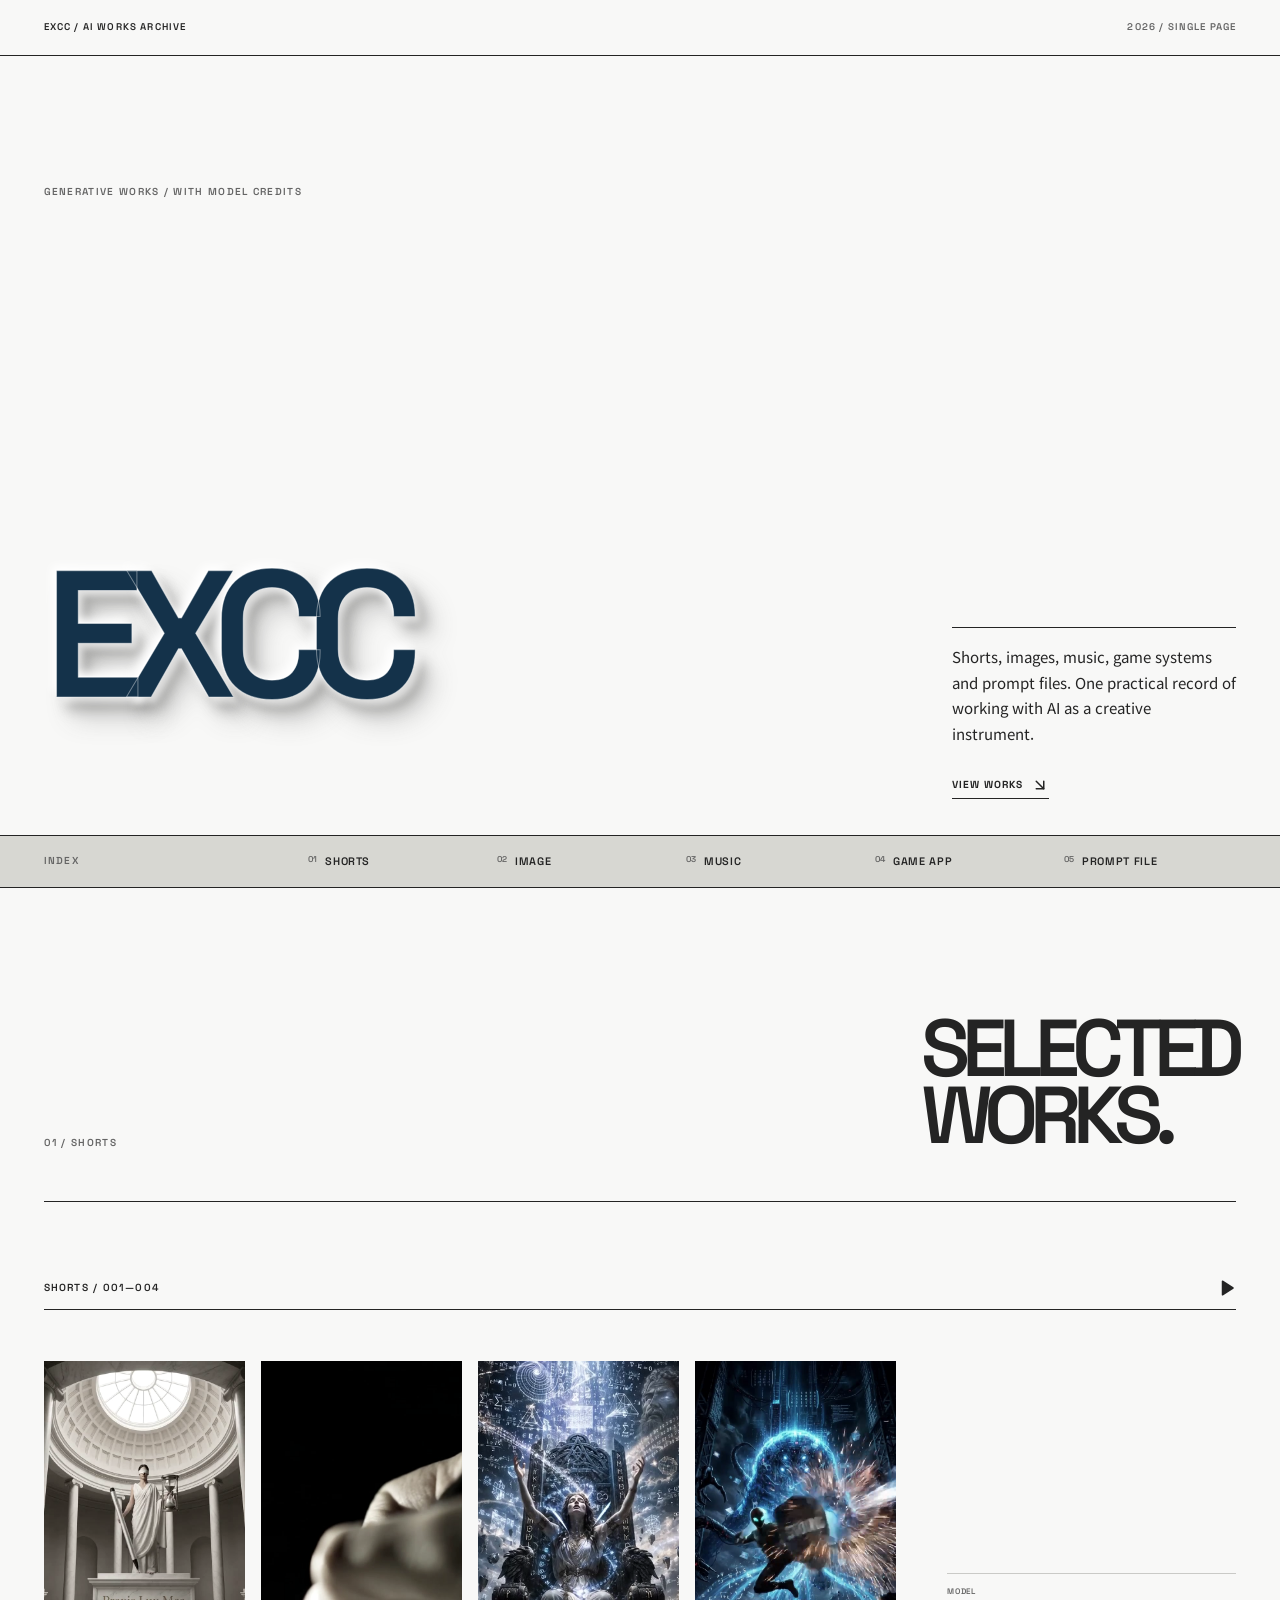
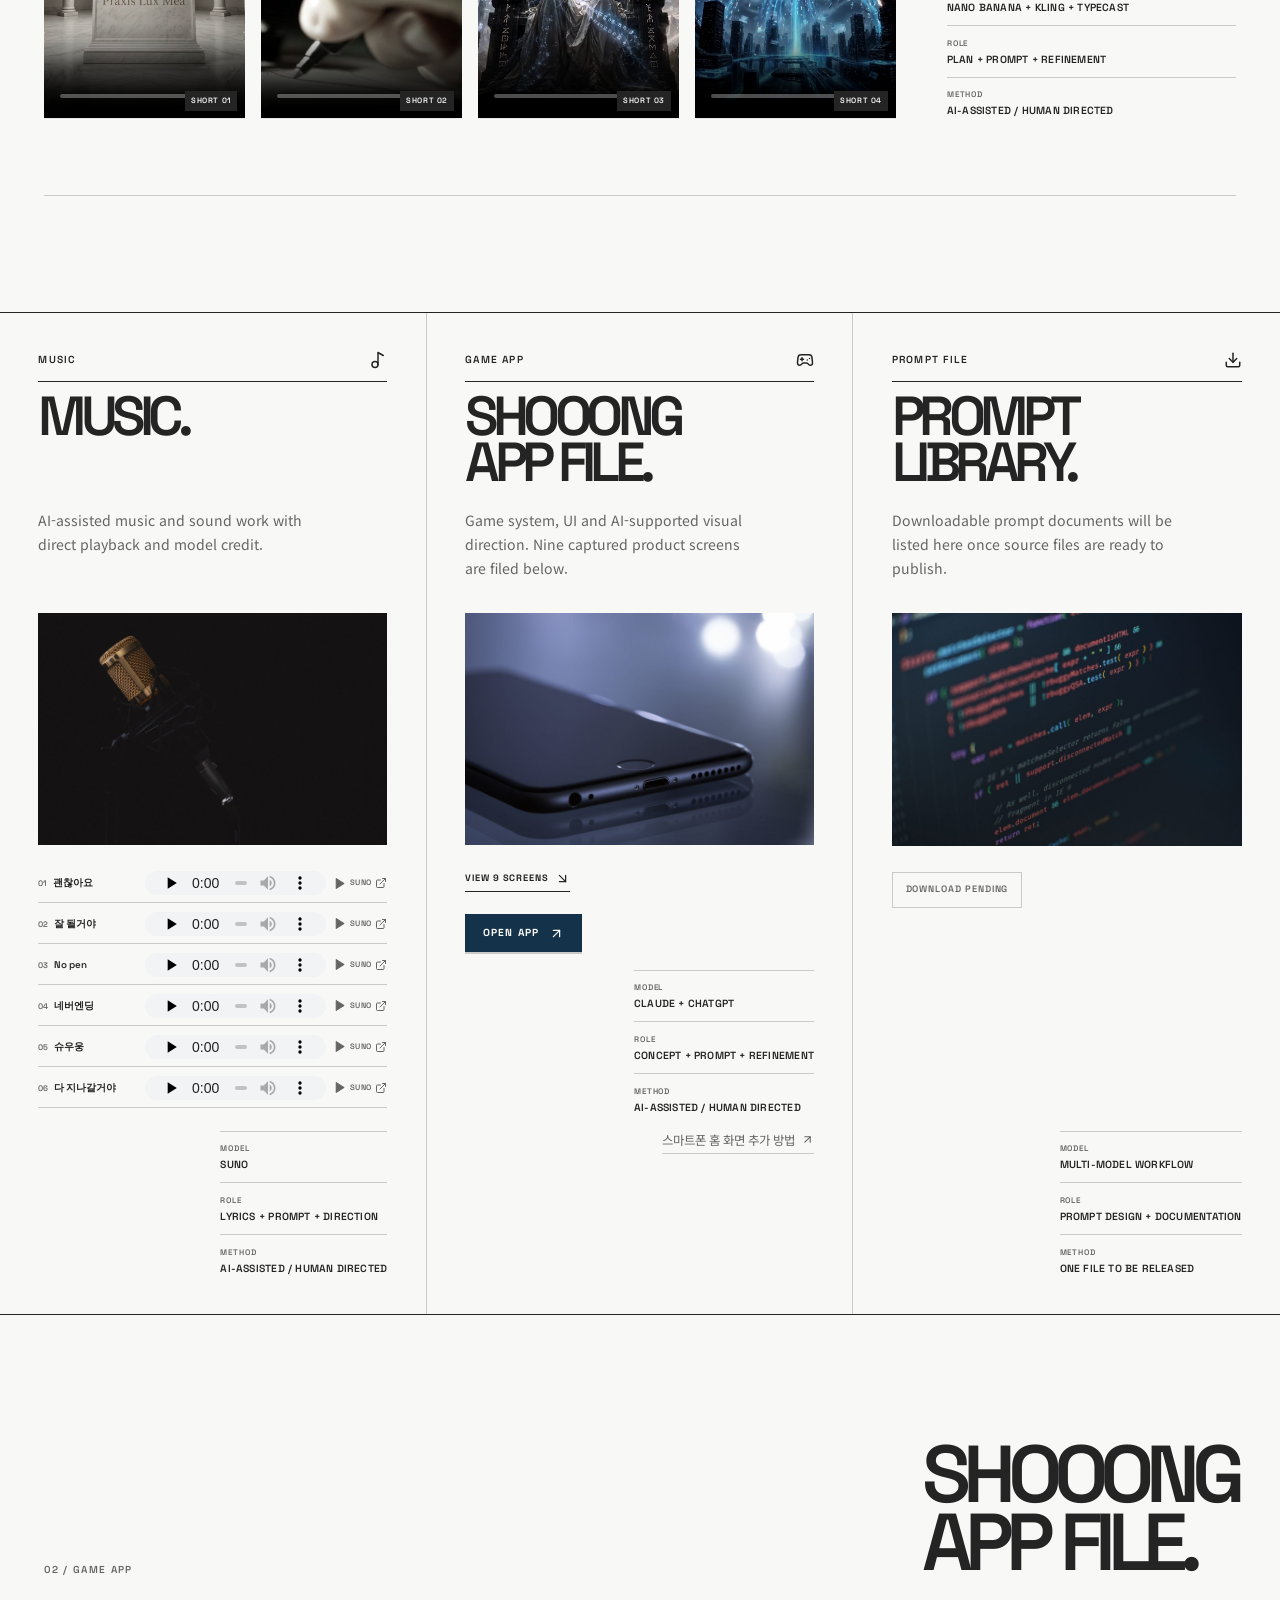
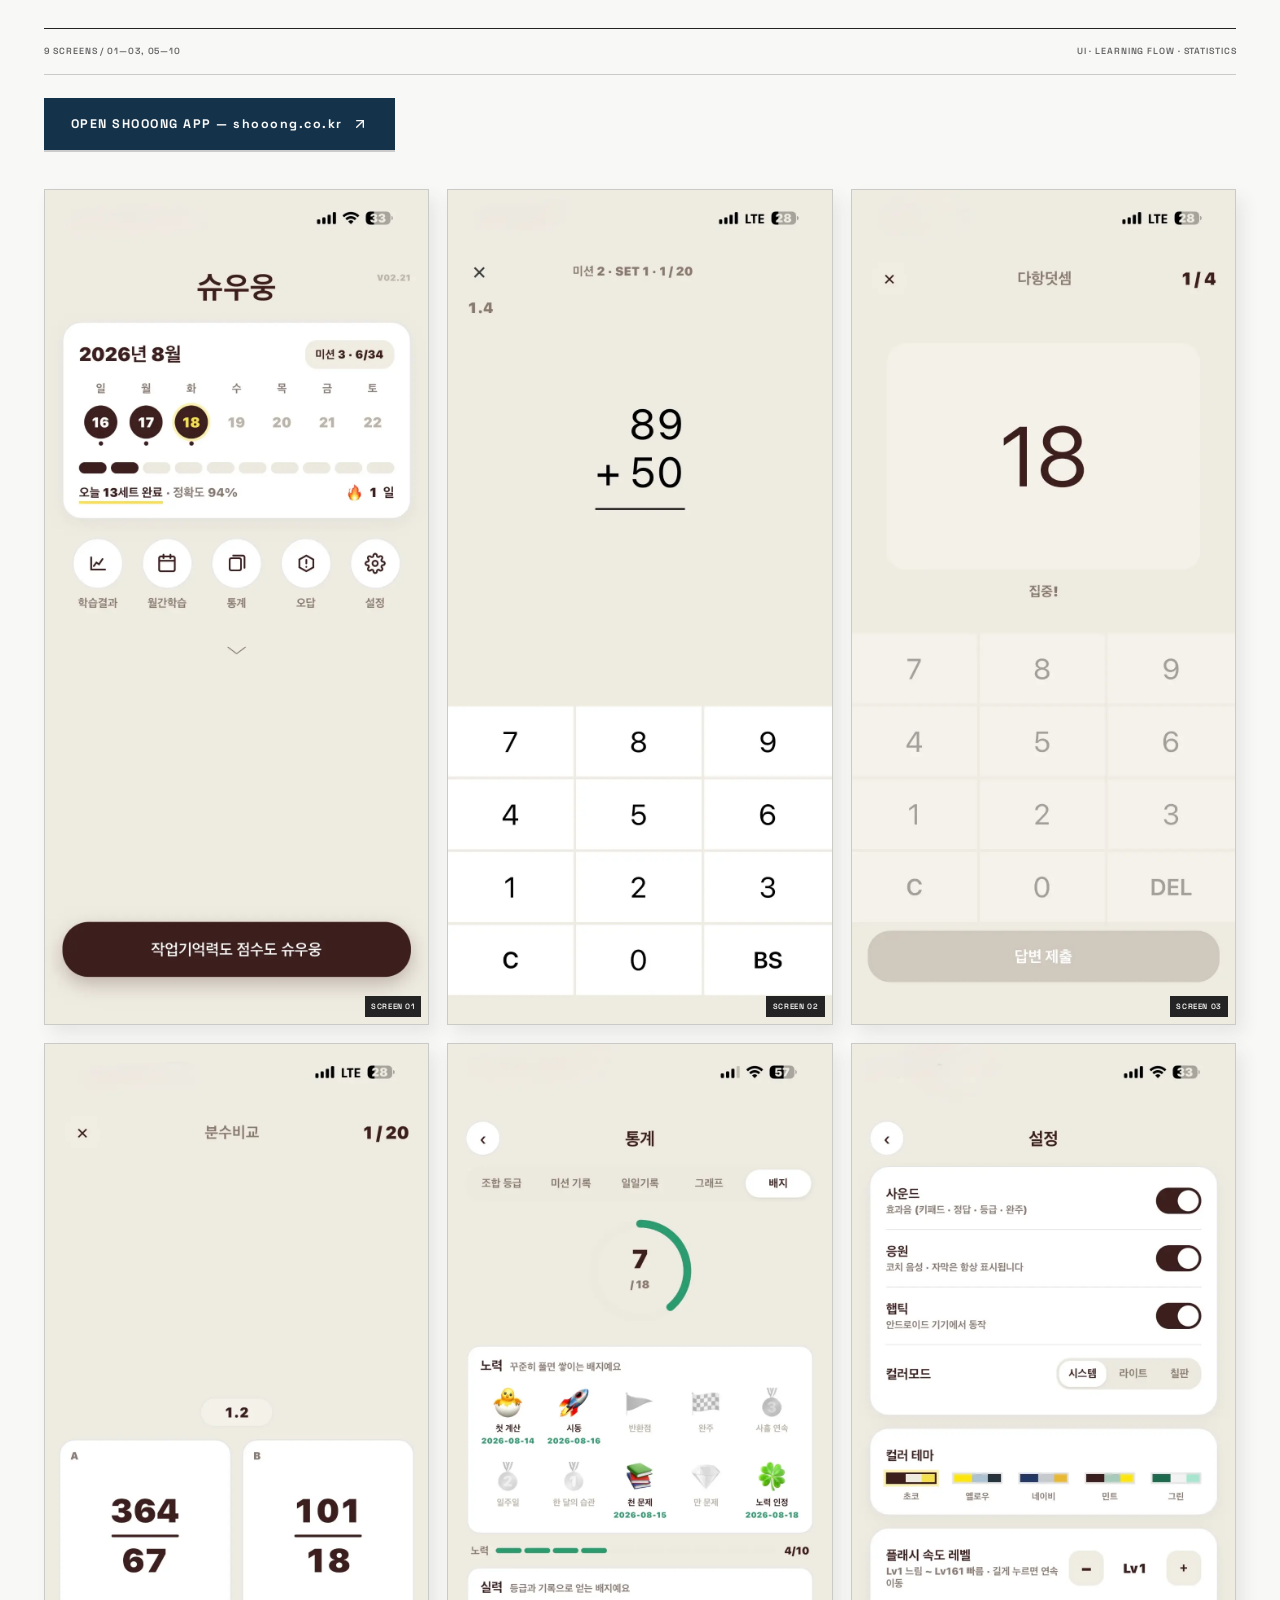
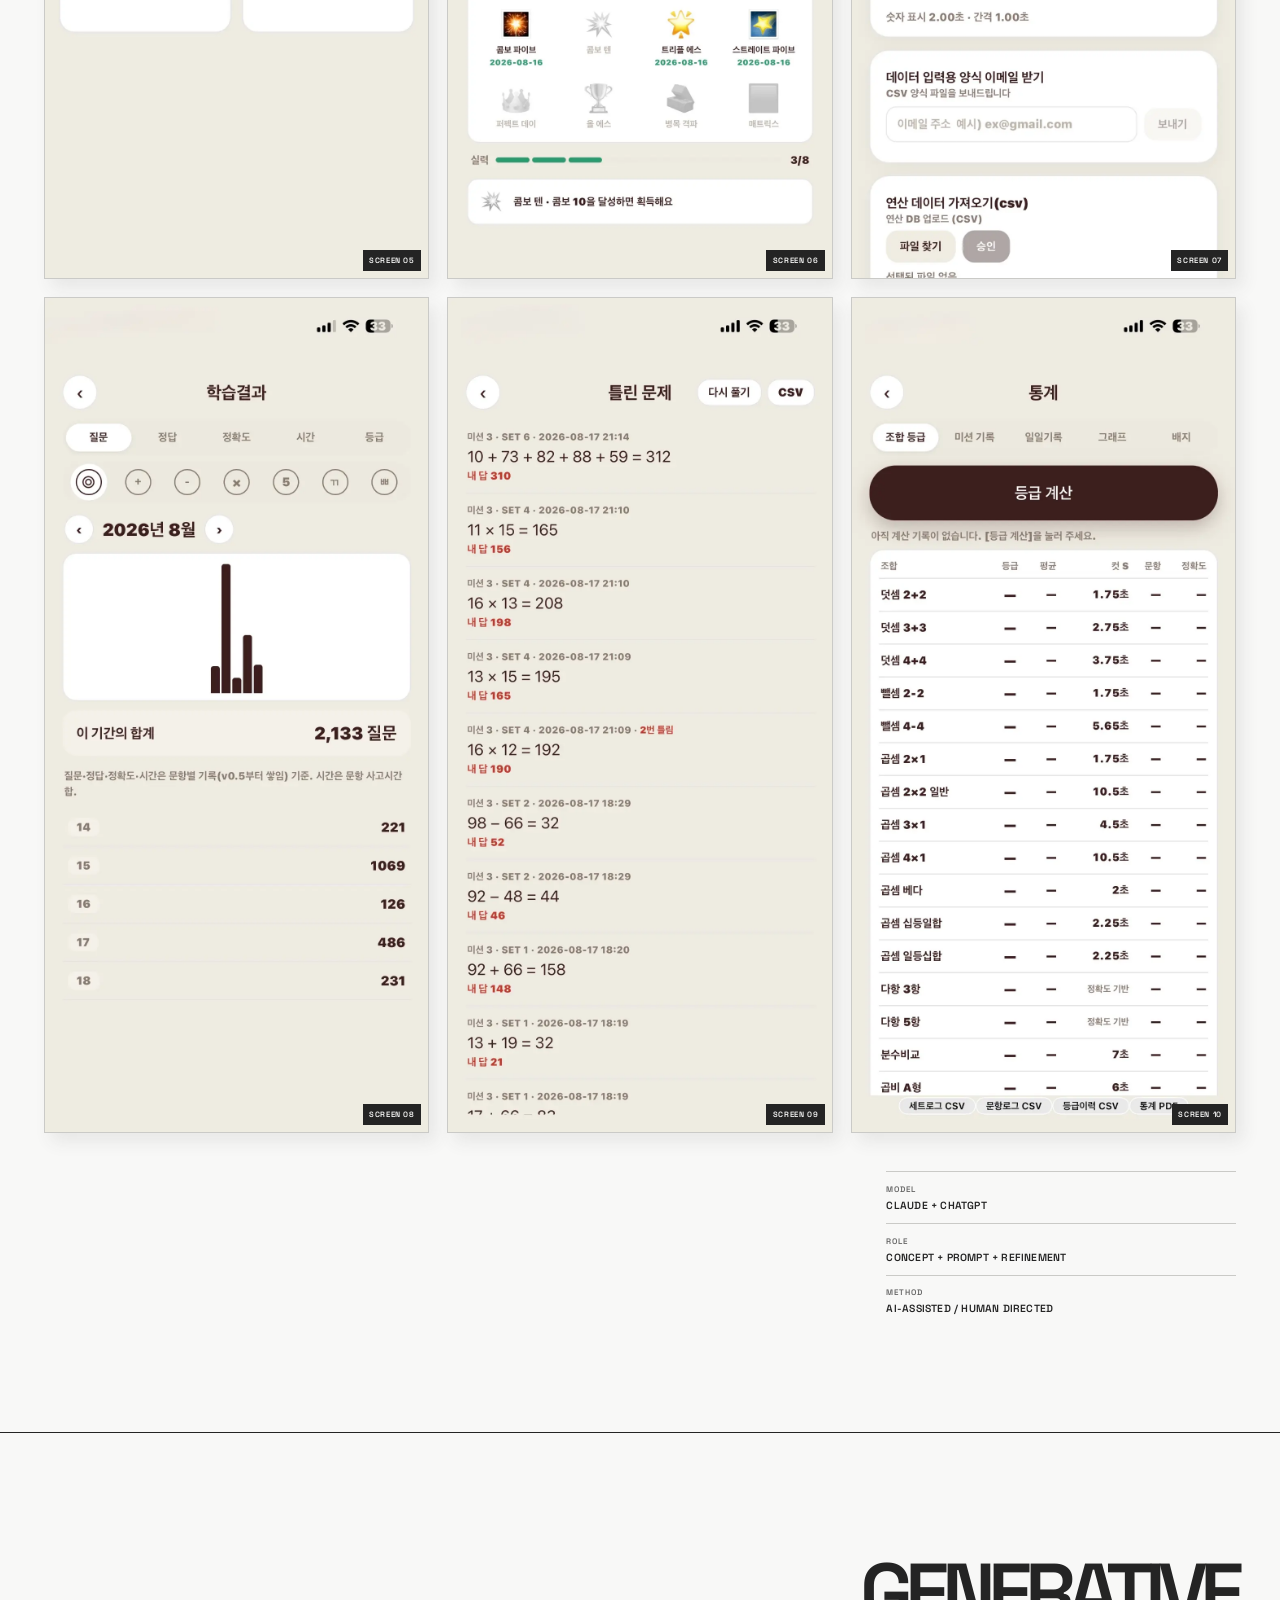
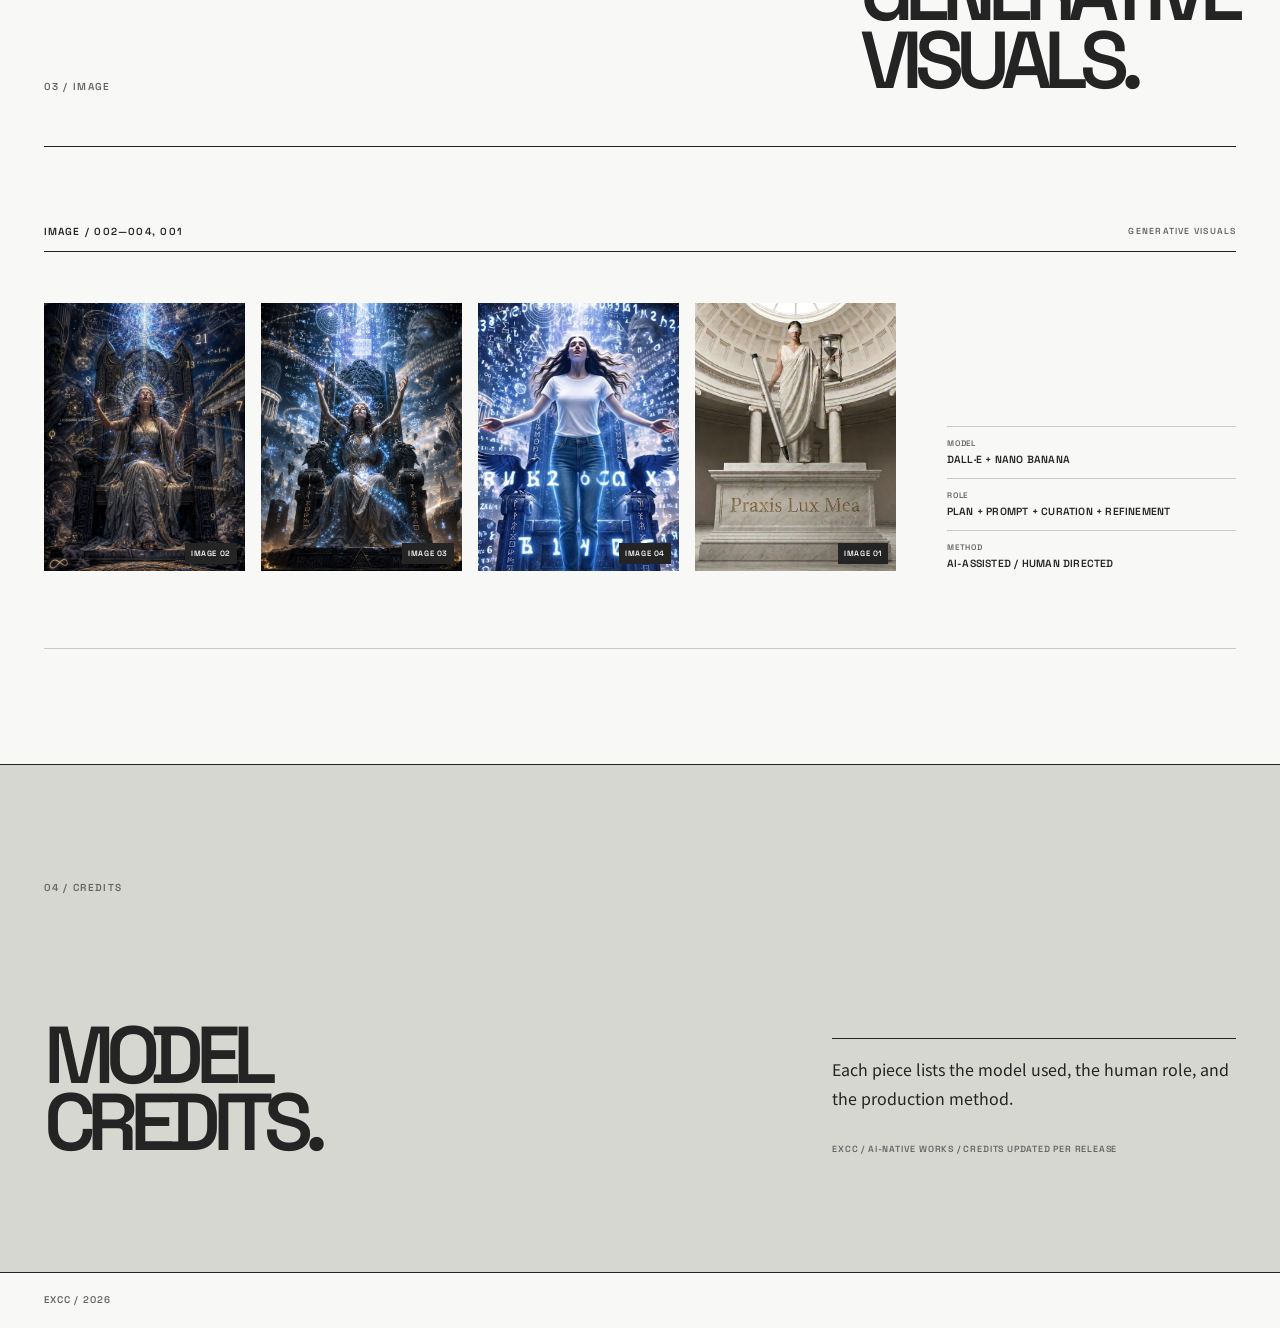
<file: index.html>
<!doctype html>
<html lang="ko">
  <head>
    <meta charset="UTF-8" />
    <meta name="viewport" content="width=device-width, initial-scale=1.0, maximum-scale=1" />
    <meta name="theme-color" content="#d7d7d2" />
    <meta name="description" content="EXCC는 앱, 영상, 음악, 이미지와 디지털 경험을 만드는 독립 크리에이터의 작업 아카이브입니다." />
    <meta property="og:title" content="EXCC — Exhausted Creator Crew" />
    <meta property="og:description" content="A clean archive of digital works by an exhausted creator." />
    <meta property="og:type" content="website" />
    <meta property="og:image" content="/media/excc-shwoong-khaki_56089cf3.jpg" />
    <link rel="icon" type="image/png" sizes="32x32" href="/media/excc-icon2-32.png" />
    <link rel="icon" type="image/png" sizes="512x512" href="/media/excc-icon2-512.png" />
    <link rel="apple-touch-icon" sizes="180x180" href="/media/excc-icon2-180.png" />
    <link rel="preconnect" href="https://fonts.googleapis.com" />
    <link rel="preconnect" href="https://fonts.gstatic.com" crossorigin />
    <link href="https://fonts.googleapis.com/css2?family=Noto+Sans+KR:wght@400;500;600;700&family=Space+Grotesk:wght@400;500;600;700&display=swap" rel="stylesheet" />
    <title>EXCC — Exhausted Creator Crew</title>
    <script type="module" crossorigin src="/assets/index-D5JRq0zk.js"></script>
    <link rel="stylesheet" crossorigin href="/assets/index-BDyzspE7.css">
  </head>
  <body>
    <div id="root"></div>
    <script data-goatcounter="https://excc.goatcounter.com/count" async src="//gc.zgo.at/count.js"></script>
    <script>
      (function () {
        function gc(name) {
          if (window.goatcounter && window.goatcounter.count) window.goatcounter.count({ path: name, title: name, event: true });
        }
        document.addEventListener("click", function (e) {
          var el = e.target && e.target.closest ? e.target.closest("[data-gc]") : null;
          if (el) gc(el.getAttribute("data-gc"));
        });
        document.addEventListener("play", function (e) {
          var t = e.target;
          if (t && t.getAttribute && t.getAttribute("data-gc") && !t.__gcPlayed) { t.__gcPlayed = true; gc(t.getAttribute("data-gc")); }
        }, true);
      })();
    </script>
  </body>
</html>
</file>
